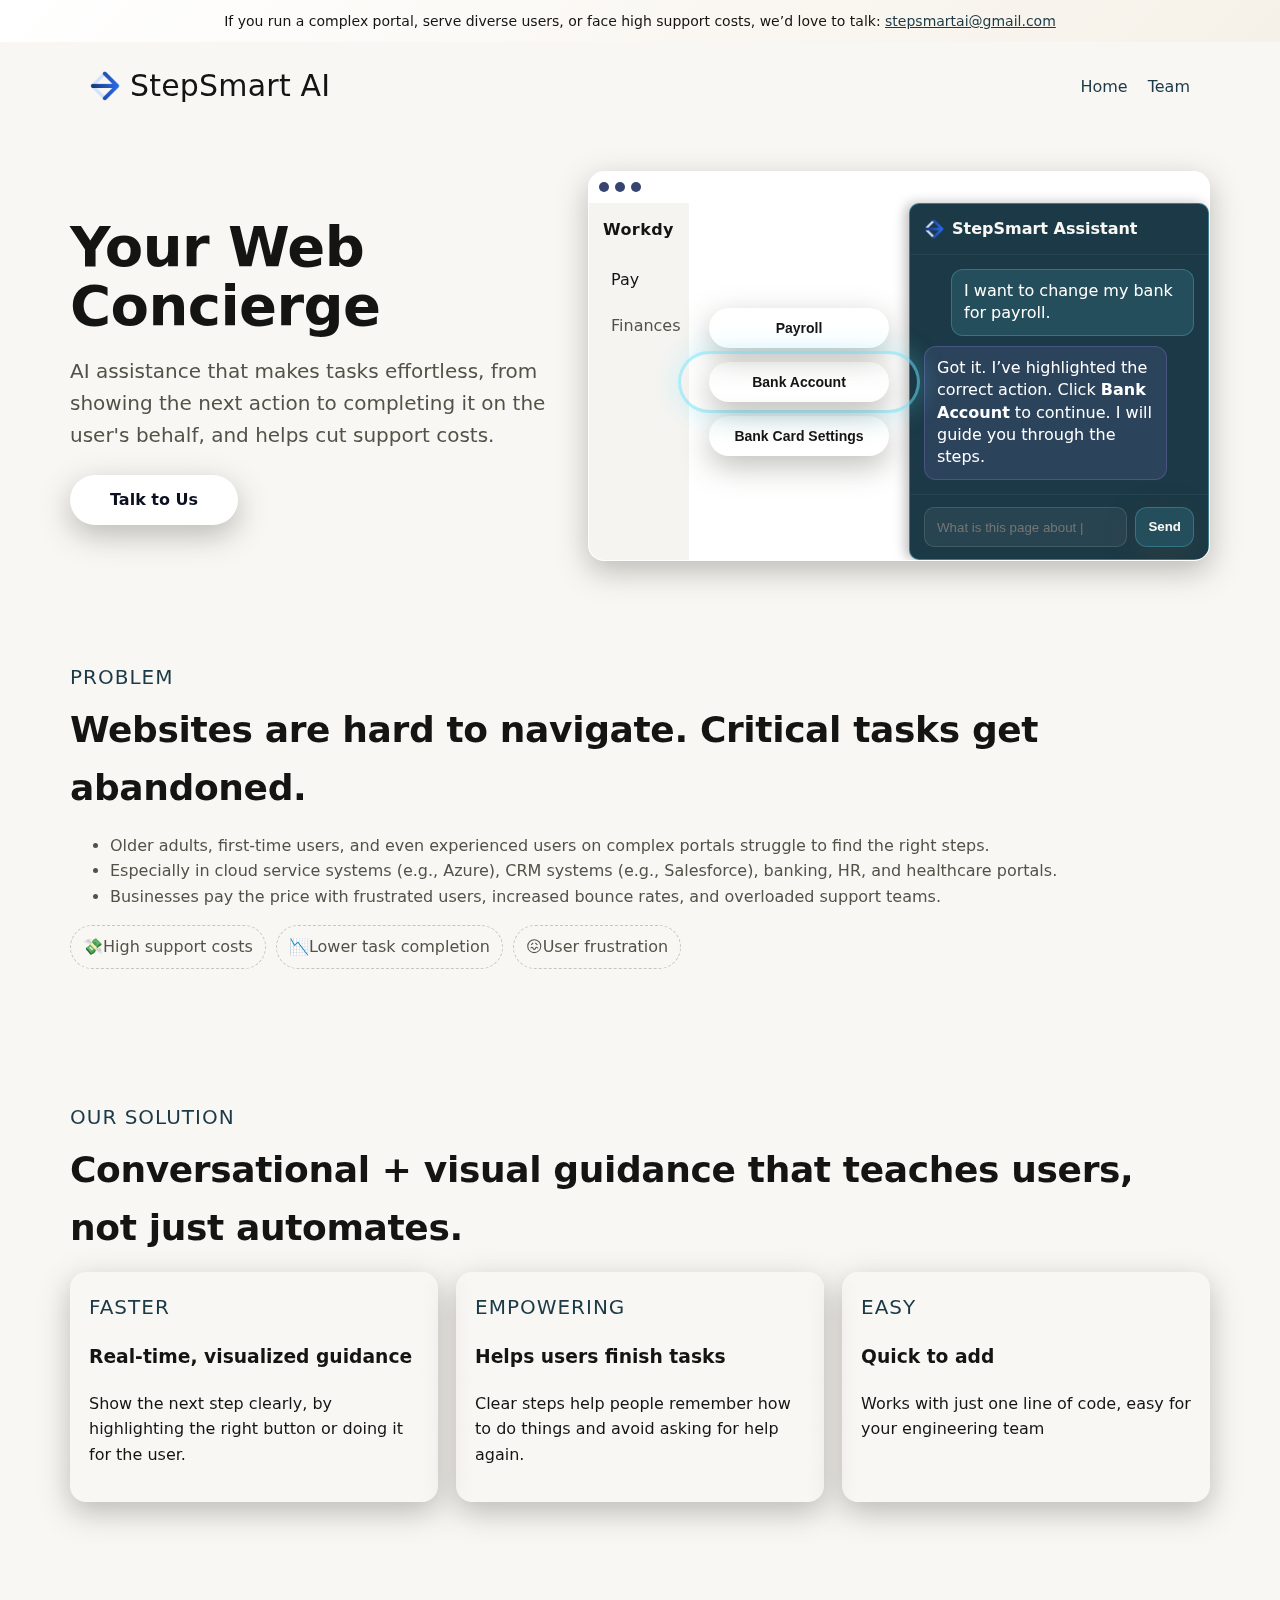
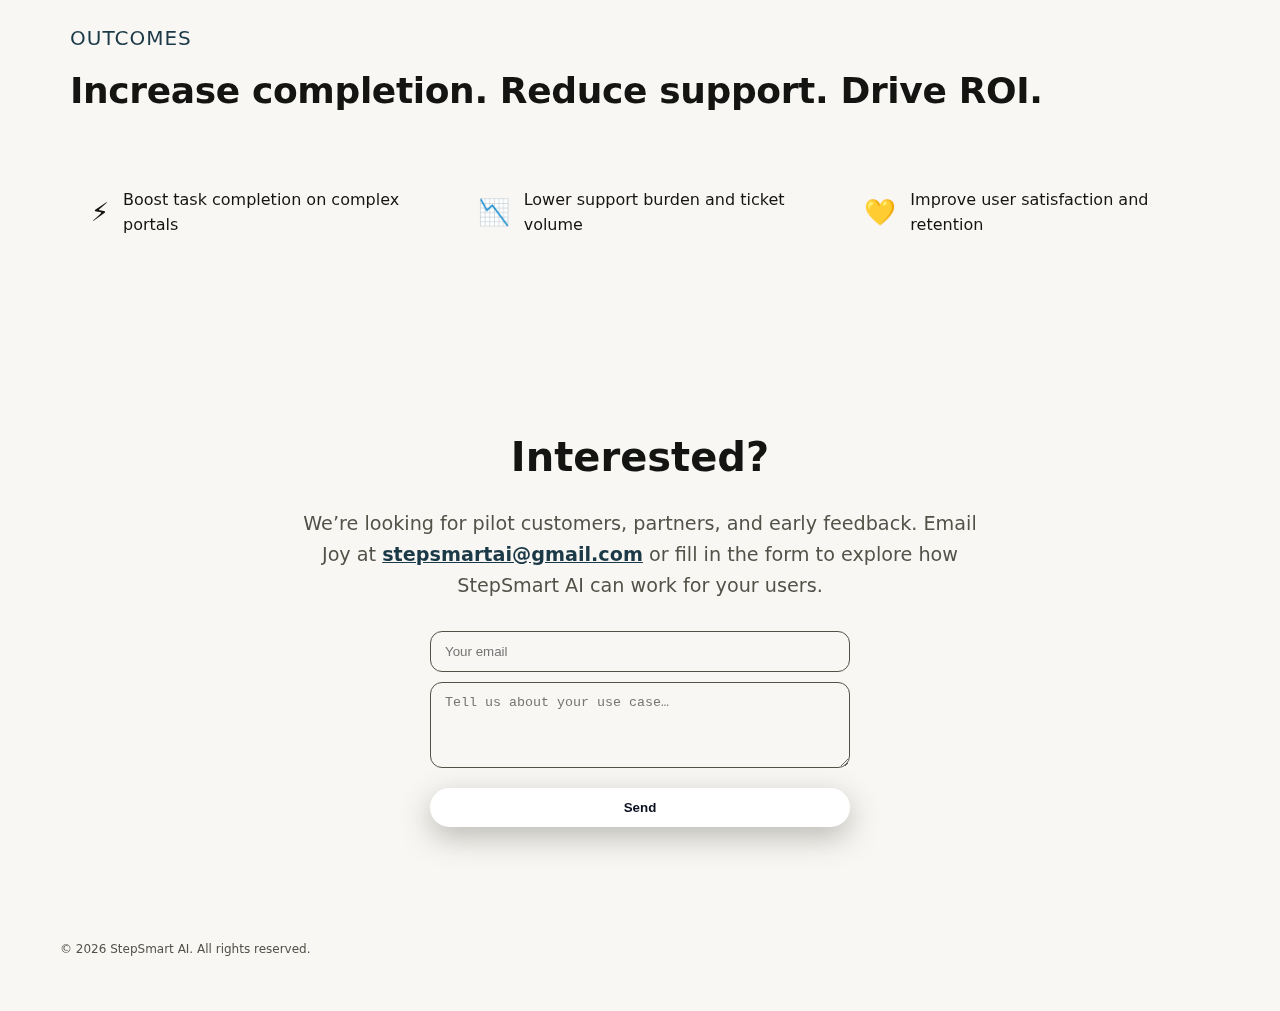
<file: index.html>
<!doctype html>
<html lang="en">
<head>
  <meta charset="utf-8" />
  <meta name="viewport" content="width=device-width, initial-scale=1" />
  <title>StepSmart AI — GPS for completing web tasks</title>
  <meta name="description" content="StepSmart AI is a conversational + visual guide that highlights the UI step by step so users complete tasks on complex websites." />
  <link rel="icon" href="/favicon.ico" />
  <link rel="stylesheet" href="styles_light.css">
  <meta property="og:title" content="StepSmart AI — GPS for the Web" />
  <meta property="og:description" content="A conversational + visual chatbot that guides users through complex web tasks, step by step." />
  <meta property="og:type" content="website" />
  <meta name="theme-color" content="#0b1020" />
  <script>
    // Simple email capture (replace with your backend, Netlify Forms, or Formspree)
    function handleSignup(e){
      e.preventDefault();
      const f=e.target, email=f.email.value.trim(), msg=f.querySelector('[data-msg]');
      if(!/^[^\s@]+@[^\s@]+\.[^\s@]+$/.test(email)){ msg.textContent='Please enter a valid email.'; msg.className='note error'; return;}
      msg.textContent='Thanks! We’ll be in touch soon.'; msg.className='note success'; f.reset();
    }
  </script>
  <script type="application/ld+json">
  {
    "@context":"https://schema.org",
    "@type":"Organization",
    "name":"StepSmart AI",
    "url":"https://www.stepsmart.ai/",
    "sameAs":[]
  }
  </script>
</head>
<body>
<header class="site-header">
    <div class="topbar">If you run a complex portal, serve diverse users, or face high support costs, we’d love to talk: <a href="mailto:stepsmartai@gmail.com">stepsmartai@gmail.com</a></div>
    <div class="container nav">
        <a href="index.html" class="brand">
        <img src="logo.png" alt="StepSmart AI logo" width="30" height="auto">
        <span class="brand-name">StepSmart AI</span>
        </a>
        <nav class="navlinks">
        <!-- <a href="#product">Product</a>
        <a href="#how">How it works</a>
        <a href="#benefits">Benefits</a> -->
        <a href="index.html">Home</a>
        <a href="team.html">Team</a>
        <!-- <a class="btn btn-primary" href="#signup">Get early access</a> -->
        </nav>
    </div>
</header>

  <main class="main-content">
    <!-- Hero -->
    <section class="hero" id="product">
      <div class="container hero-grid">
        <div>
            <h1>Your Web Concierge</h1>
            <p class="sub">
                AI assistance that makes tasks effortless, from showing the next action to completing it on the user's behalf, and helps cut support costs.
            </p>
          <div class="hero-actions">
            <a class="btn btn-primary" href="#contact"> Talk to Us </a>
            <!-- <a class="btn btn-ghost" href="#how">See how it works</a> -->
          </div>
        </div>

        
        <div>
        <div class="mock app-mock" aria-label="Product mockup with app UI and chatbot">
            <div class="mock-topbar" aria-hidden="true"><span></span><span></span><span></span></div>

            <div class="workapp">
            <!-- App sidebar -->
            <aside class="app-sidebar" aria-label="Workdy navigation">
                <div class="app-logo">Workdy</div>
                <nav>
                <!-- <a class="nav-item" href="#">Home</a> -->
                <a class="nav-item active" href="#">Pay</a>
                <a class="nav-item" href="#">Finances</a>
                <!-- <a class="nav-item" href="#">Settings</a> -->
                </nav>
            </aside>

            <!-- Main area with highlight -->
            <main class="app-main">
            <div class="button-list">
                <!-- Confusing button above -->
                <button class="btn action-btn">Payroll</button>

                <!-- Highlighted button -->
                <div class="highlight-wrap">
                <button class="btn action-btn highlight-target" aria-describedby="hl-desc">
                    Bank Account
                </button>
                <div id="hl-desc" class="sr-only">
                    StepSmart highlights the correct action button.
                </div>
                <span class="highlight-ring" aria-hidden="true"></span>
                </div>

                <!-- Confusing button below -->
                <button class="btn action-btn">Bank Card Settings</button>
            </div>
            </main>


            <!-- Chatbot panel -->
            <aside class="chat-panel" aria-label="StepSmart chat assistant">
                <div class="chat-header">
                    <img src="logo.png" alt="StepSmart AI logo" width="20" height="auto">
                    StepSmart Assistant
                </div>
                <div class="chat-body">
                <div class="msg user">I want to change my bank for payroll.</div>
                <div class="msg bot">
                    Got it. I’ve highlighted the correct action. Click
                    <strong>Bank Account</strong> to continue. I will guide you through the steps.
                </div>
                </div>
                <div class="chat-input">
                <input type="text" placeholder="What is this page about |" aria-label="Message StepSmart" />
                <button class="btn msg user">Send</button>
                </div>
            </aside>
            </div>
        </div>
        </div>


      </div>
    </section>

    <!-- Problem -->
    <section class="section" id="problem">
      <div class="container">
        <div class="kicker">Problem</div>
        <h2>Websites are hard to navigate. Critical tasks get abandoned.</h2>
        <ul class="muted">
          <li>Older adults, first-time users, and even experienced users on complex portals struggle to find the right steps.</li>
          <li>Especially in cloud service systems (e.g., Azure), CRM systems (e.g., Salesforce), banking, HR, and healthcare portals.</li>
          <li>Businesses pay the price with frustrated users, increased bounce rates, and overloaded support teams.</li>
        </ul>
        <div class="pill-grid">
          <span class="pill">💸High support costs</span>
          <span class="pill">📉Lower task completion</span>
          <span class="pill">😖User frustration</span>
        </div>
      </div>
    </section>

    <!-- Solution / Why different -->
    <section class="section" id="benefits">
      <div class="container">
        <div class="kicker">Our solution</div>
        <h2>Conversational + visual guidance that teaches users, not just automates.</h2>
        <div class="feature-grid">
            <div class="card">
            <div class="kicker">Faster</div>
            <h3>Real-time, visualized guidance</h3>
            <p>Show the next step clearly, by highlighting the right button or doing it for the user.</p>
            </div>

            <div class="card">
            <div class="kicker">Empowering</div>
            <h3>Helps users finish tasks</h3>
            <p>Clear steps help people remember how to do things and avoid asking for help again.</p>
            </div>

            <div class="card">
            <div class="kicker">Easy</div>
            <h3>Quick to add</h3>
            <p>Works with just one line of code, easy for your engineering team</p>
            </div>
        </div>
      </div>
    </section>

    <!-- How it works -->
    <!-- <section class="section" id="how">
      <div class="container">
        <div class="kicker">How it works</div>
        <h2>From goal → step-by-step completion</h2>
        <div class="steps-grid">
          <div class="step-item card">
            <div class="badge">1</div>
            <div>
              <h3>Understand the goal</h3>
              <p>User tells StepSmart what they’re trying to do (e.g., “Add my bank for payroll”).</p>
            </div>
          </div>
          <div class="step-item card">
            <div class="badge">2</div>
            <div>
              <h3>Highlight the UI</h3>
              <p>We overlay on the page and visually call out what to click, type, or check.</p>
            </div>
          </div>
          <div class="step-item card">
            <div class="badge">3</div>
            <div>
              <h3>Guide to complete</h3>
              <p>Conversational hints + confirmations reduce confusion and keep users progressing.</p>
            </div>
          </div>
        </div>
      </div>
    </section> -->

    <!-- Outcomes for business -->
    <section class="section outcomes" id="roi">
    <div class="container">
        <div class="kicker">Outcomes</div>
        <h2>Increase completion. Reduce support. Drive ROI.</h2>
        <div class="benefits-grid">
        <div class="benefit-card">
            <span class="benefit-icon">⚡</span>
            <p>Boost task completion on complex portals</p>
        </div>
        <div class="benefit-card">
            <span class="benefit-icon">📉</span>
            <p>Lower support burden and ticket volume</p>
        </div>
        <div class="benefit-card">
            <span class="benefit-icon">💛</span>
            <p>Improve user satisfaction and retention</p>
        </div>
        </div>
    </div>
    </section>


    <!-- CTA -->
    <section class="cta-block" id="contact">
      <div class="container cta-grid">
        <div>
          <h3>Interested?</h3>
          <p class="muted">
            We’re looking for pilot customers, partners, and early feedback.
            Email Joy at <a href="mailto:stepsmartai@gmail.com">stepsmartai@gmail.com</a> or fill in the form to explore how StepSmart AI can work for your users.</p>
        </div>
      </div>
        <form name="contact" method="POST" data-netlify="true" netlify-honeypot="bot-field" action="/thanks.html" class="signup-form">
            <!-- Required hidden input so Netlify knows the form name -->
            <input type="hidden" name="form-name" value="contact">
            <!-- Honeypot field (hidden from humans) -->
            <p style="display:none;">
                <label>Don’t fill this out: <input name="bot-field" /></label>
            </p>

            <input type="email" name="email" placeholder="Your email" required>
            <textarea name="message" rows="4" placeholder="Tell us about your use case…" required></textarea>
            <!-- (Optional) reCAPTCHA v2 widget -->
            <div data-netlify-recaptcha="true"></div>

            <button class="btn btn-primary" type="submit">Send</button>
        </form>
    </section>

    <!-- Early access -->
    <!-- <section class="cta-block" id="signup">
      <div class="container cta-grid">
        <div>
          <h3>Get early access</h3>
          <p class="muted">Email Joy at <a href="mailto:stepsmartai@gmail.com">stepsmartai@gmail.com</a> to be our pilot partners and collaborators.</p>
        </div>
        <form onsubmit="handleSignup(event)" class="signup-form">
          <input type="email" name="email" placeholder="you@company.com" aria-label="Email" required />
          <button class="btn btn-primary" type="submit">Request access</button>
          <div class="note" data-msg></div>
        </form>
      </div>
    </section> -->
  </main>

  <footer class="site-footer">
    <div class="container footgrid">
      <p class="tiny">© <span id="year"></span> StepSmart AI. All rights reserved.</p>
    </div>
    <script>document.getElementById('year').textContent=new Date().getFullYear()</script>
  </footer>
</body>
</html>
</file>
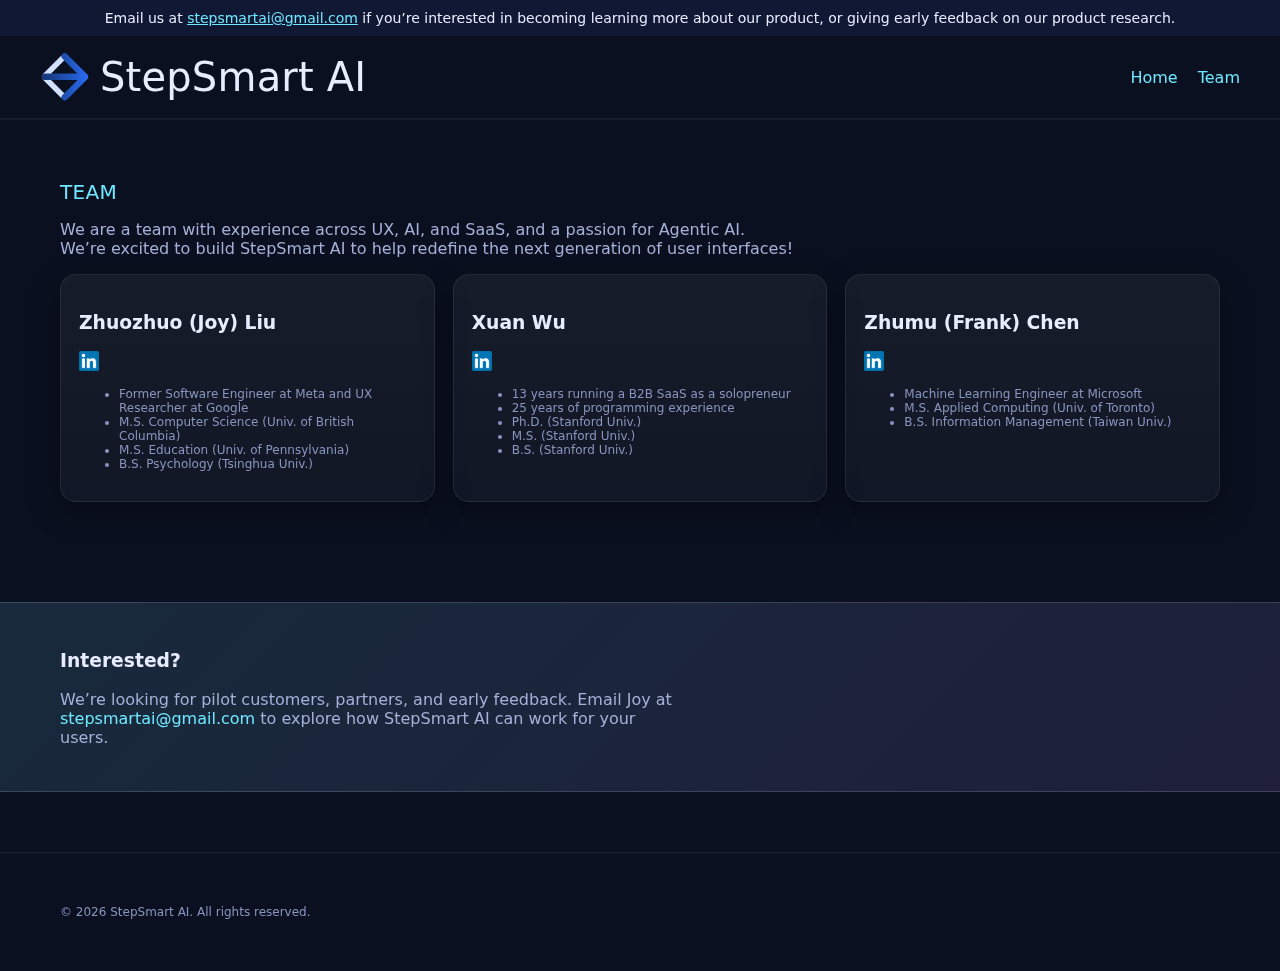
<file: team.html>
<!doctype html>
<html lang="en">
<head>
  <meta charset="utf-8" />
  <meta name="viewport" content="width=device-width, initial-scale=1" />
  <title>Team — StepSmart AI</title>
  <meta name="description" content="Meet the StepSmart AI team and advisors." />
  <link rel="icon" href="/favicon.ico" />
  <link rel="stylesheet" href="styles.css" />
</head>
<body>
  <header class="site-header">
    <header class="site-header">
        <div class="topbar">Email us at <a href="mailto:stepsmartai@gmail.com">stepsmartai@gmail.com</a> 
    if you’re interested in becoming learning more about our product, 
    or giving early feedback on our product research.</div>

        <div class="container nav">
            <a href="index.html" class="brand">
            <img src="logo.png" alt="StepSmart AI logo" width="50" height="auto">
            <span class="brand-name">StepSmart AI</span>
            </a>
            <nav class="navlinks">
            <!-- <a href="#product">Product</a>
            <a href="#how">How it works</a>
            <a href="#benefits">Benefits</a> -->
            <a href="index.html">Home</a>
            <a href="team.html">Team</a>
            <!-- <a class="btn btn-primary" href="#signup">Get early access</a> -->
            </nav>
        </div>
    </header>
  </header>

  <main>
    <section class="section">
      <div class="container">
        <div class="kicker">Team</div>
        <!-- <h1>We’re building GPS for the Web</h1> -->
        <p class="muted">
        We are a team with experience across UX, AI, and SaaS, and a passion for Agentic AI. 
        <br> 
        We’re excited to build StepSmart AI to help redefine the next generation of user interfaces!
        </p>
        <div class="people-grid">
<article class="person card">
  <div class="person-header">
    <h3>Zhuozhuo (Joy) Liu</h3>
    <a href="https://www.linkedin.com/in/zhuozhuo/" target="_blank" rel="noopener noreferrer">
      <img src="linkedin-icon.png" alt="LinkedIn" width="20" height="20">
    </a>
  </div>
  <ul class="tiny">
    <li>Former Software Engineer at Meta and UX Researcher at Google</li>
    <li>M.S. Computer Science (Univ. of British Columbia)</li>
    <li>M.S. Education (Univ. of Pennsylvania)</li>
    <li>B.S. Psychology (Tsinghua Univ.)</li>
  </ul>
</article>

<article class="person card">
  <div class="person-header">
    <h3>Xuan Wu</h3>
    <a href="https://www.linkedin.com/in/xuan-wu/" target="_blank" rel="noopener noreferrer">
      <img src="linkedin-icon.png" alt="LinkedIn" width="20" height="20">
    </a>
  </div>
  <ul class="tiny">
    <li>13 years running a B2B SaaS as a solopreneur</li>
    <li>25 years of programming experience</li>
    <li>Ph.D. (Stanford Univ.)</li>
    <li>M.S. (Stanford Univ.)</li>
    <li>B.S. (Stanford Univ.)</li>
  </ul>
</article>

<article class="person card">
  <div class="person-header">
    <h3>Zhumu (Frank) Chen</h3>
    <a href="https://www.linkedin.com/in/franklyn-chen/" target="_blank" rel="noopener noreferrer">
      <img src="linkedin-icon.png" alt="LinkedIn" width="20" height="20">
    </a>
  </div>
  <ul class="tiny">
    <li>Machine Learning Engineer at Microsoft</li>
    <li>M.S. Applied Computing (Univ. of Toronto)</li>
    <li>B.S. Information Management (Taiwan Univ.)</li>
  </ul>
</article>



          <!-- <article class="person card">
            <h3>Jonath Sujan — (TBD)</h3>
            <p class="tiny">
              M.Eng. Biomedical Engineering (UBC). Business Operations Manager at BC Children’s Hospital Research Institute; Senior Software Architect at Seelogics Inc.
              Part-time; focus on engineering, ML/AI, and operations. :contentReference[oaicite:6]{index=6}
            </p>
          </article> -->
        </div>
      </div>
    </section>

    <!-- CTA -->
    <section class="cta-block" id="contact">
      <div class="container cta-grid">
        <div>
          <h3>Interested?</h3>
          <p class="muted">
            We’re looking for pilot customers, partners, and early feedback.
            Email Joy at <a href="mailto:stepsmartai@gmail.com">stepsmartai@gmail.com</a> to explore how StepSmart AI can work for your users.</p>
        </div>
      </div>
    </section>
  </main>

  <footer class="site-footer">
    <div class="container footgrid">
      <p class="tiny">© <span id="year"></span> StepSmart AI. All rights reserved.</p>
    </div>
    <script>document.getElementById('year').textContent=new Date().getFullYear()</script>
  </footer>
</body>
</html>
</file>
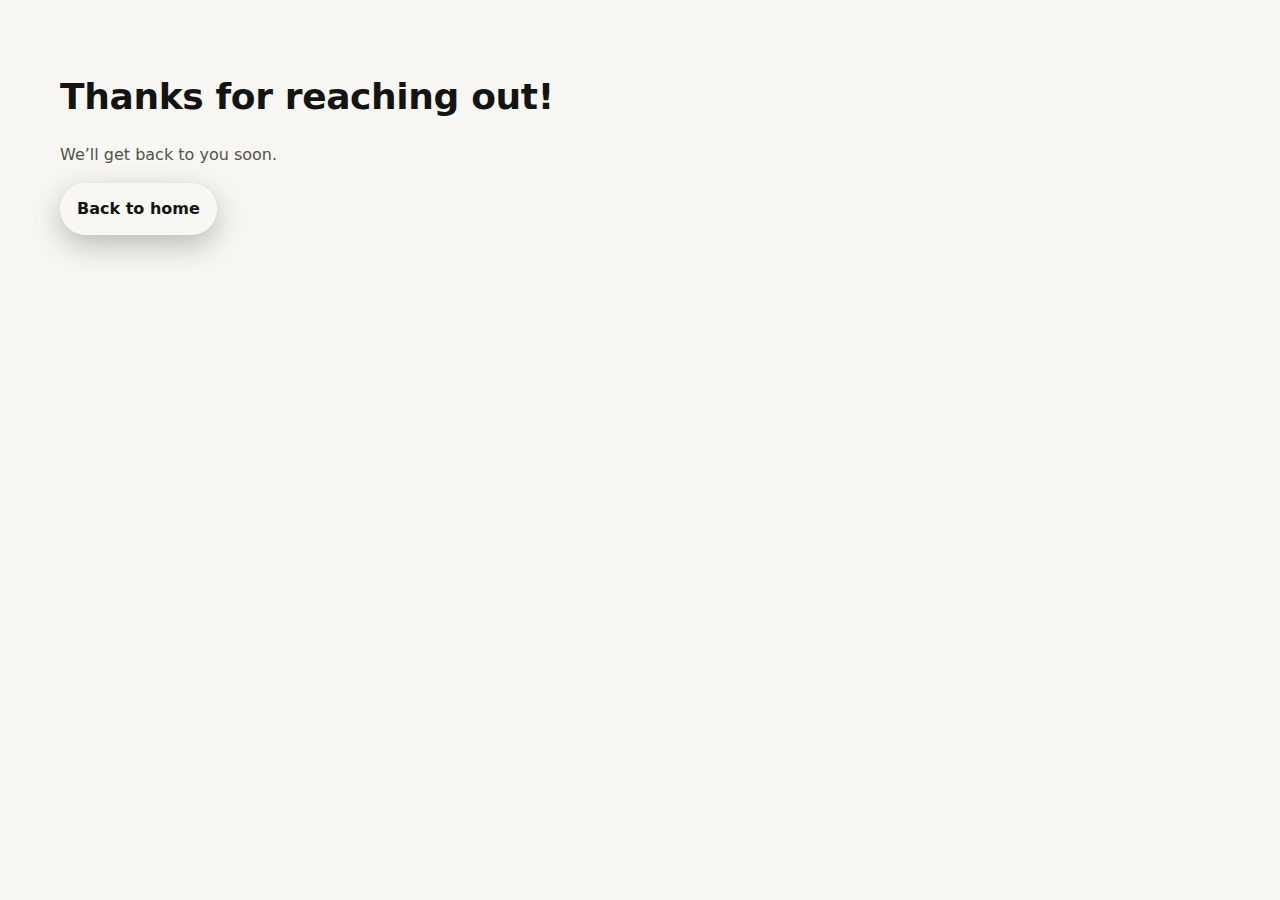
<file: thanks.html>
<!doctype html>
<html lang="en"><meta charset="utf-8">
<title>Thanks</title>
<link rel="stylesheet" href="/styles_light.css">
<body class="section">
  <div class="container">
    <h2>Thanks for reaching out!</h2>
    <p class="muted">We’ll get back to you soon.</p>
    <p><a class="btn" href="/">Back to home</a></p>
  </div>
</body></html>
</file>
<file: styles_light.css>
/* =========================
   Design Tokens
========================= */
:root {
  --bg: #f8f7f4; /* soft warm cream */
  --bg-elev: linear-gradient(135deg, #ffffff, #f6f1e8);
  --surface-1: #ffffff; /* pure white cards */
  --surface-2: #f5f4f1; /* slightly darker cream panels */

  --primary: #1b3946;
  --accent: #cbcadb;  /* muted purple accent */
  --accent: rgb(110, 231, 255);
  --text: #141413;    /* dark neutral text */
  --text-on-dark: #f8f7f4; /* light text for dark backgrounds */
  --muted: #525248;   /* cool gray for secondary text */

  --radius: 16px;
  --shadow: 0 10px 30px rgba(75, 73, 59, 0.35);
  --maxw: 1200px;

  --font-heading: "IBM Plex Sans", "Inter", system-ui, sans-serif;
  /* --font-body: "Merriweather", Georgia, serif; */
  --font-body: "IBM Plex Sans", "Inter", system-ui, sans-serif;
}

/* =========================
   Base / Reset
========================= */
* { box-sizing: border-box; }
html, body {
  margin: 0;
  padding: 0;
  background: var(--bg);
  color: var(--text);
  font-family: var(--font-body);
  font-weight: 400;
  line-height: 1.6;
}
h1 { font-size: clamp(36px, 5vw, 56px); line-height: 1.05; margin: 10px 0 16px; font-family: var(--font-heading);
  font-weight: 600;
  letter-spacing: -0.01em; }
h2 { font-size: clamp(26px, 3.8vw, 36px); margin: 8px 0 16px; font-family: var(--font-heading);
  font-weight: 600;
  letter-spacing: -0.01em;}
a { color: var(--primary); text-decoration: none; }
a:hover { text-decoration: underline; }
.tiny { font-size: 12px; }
.muted { color: var(--muted); }

.container.nav {padding: 20px 50px;}
.main-content {padding: 0px 50px;}

/* =========================
   Buttons & Links
========================= */
.btn {
  display: inline-flex;
  align-items: center;  /* vertical center */
  justify-content: center; /* horizontal center */
  gap: 8px;
  border-radius: 999px;
  padding: 12px 16px;
  font-weight: 700;
  border: 1px solid rgba(255, 255, 255, .12);
  background: transparent;
  color: var(--text);
  box-shadow: var(--shadow);
}
.btn:hover { transform: translateY(-1px); }
.btn-primary {
  border: none;
  background: #ffffff;
  color: #0b1020;
  padding: 12px 40px;
}
.btn-ghost { background: transparent; }

/* =========================
   Layout & Header
========================= */
.container { max-width: var(--maxw); margin: 0 auto; padding: 0 20px; }

.site-header {
  position: sticky; top: 0; z-index: 50;
  backdrop-filter: saturate(1.2) blur(3px);
  /* background: rgba(11,16,32,.6); */
  border-bottom: 1px solid rgba(255,255,255,.06);
}
.topbar {
  text-align: center;
  background: var(--bg-elev);
  color: var(--text);
  padding: 10px;
  font-size: 14px;
}
.topbar a { color: var(--primary); text-decoration: underline; }
.topbar a:hover { text-decoration: none; }

.nav { display: flex; align-items: center; justify-content: space-between; padding: 16px 0; }
.navlinks { display: flex; gap: 20px; align-items: center; }

.brand {
  display: flex; align-items: center; gap: 10px;
  font-weight: 200; letter-spacing: .2px; font-size: 30px;
}
.logo {
  width: 36px; height: 36px;
  display: grid; place-items: center;
  border-radius: 10px;
  background: linear-gradient(135deg, var(--primary), var(--accent));
  box-shadow: var(--shadow);
}
.brand-name { color: var(--text); }

/* =========================
   Hero
========================= */
.hero { position: relative; padding: 40px 0; }
.hero-grid { display: grid; grid-template-columns: 1.2fr 1fr; gap: 40px; align-items: center; }
.sub { color: var(--muted); font-size: clamp(16px, 2.2vw, 20px); max-width: 680px; }
.hero-actions { display: flex; gap: 12px; margin-top: 24px; flex-wrap: wrap; }

/* =========================
   Generic Cards / Sections
========================= */
.section { padding: 60px 0; }
.kicker { color: var(--primary); font-weight: 200; font-size: 20px; letter-spacing: 1px; text-transform: uppercase; }
.card {
  background: linear-gradient(180deg, rgba(255,255,255,.05), rgba(255,255,255,.03));
  border: 1px solid rgba(255,255,255,.08);
  border-radius: var(--radius);
  padding: 18px;
  box-shadow: var(--shadow);
}
.feature-grid { display: grid; grid-template-columns: repeat(3, 1fr); gap: 18px; }
.steps-grid { display: grid; grid-template-columns: repeat(3, 1fr); gap: 18px; }
.step-item { display: flex; gap: 14px; align-items: flex-start; }
.badge {
  width: 32px; height: 32px; border-radius: 8px; display: grid; place-items: center;
  background: linear-gradient(135deg, var(--primary), var(--accent)); color: #0b1020; font-weight: 800;
}
.pill-grid { display: flex; gap: 10px; flex-wrap: wrap; margin: 12px 0; }
.pill { border: 1px dashed rgba(0,0,0,.2); border-radius: 999px; padding: 8px 12px; color: var(--muted); }
.benefit-list { display: grid; gap: 8px; margin: 0; padding-left: 18px; }
.provenance { margin-top: 8px; font-size: 12px; color: #8aa0ff; opacity: .9; }

.benefits-grid {
  display: grid;
  grid-template-columns: repeat(auto-fit, minmax(240px, 1fr));
  gap: 20px;
  margin-top: 30px;
}

.benefit-card {
  background: linear-gradient(180deg, rgba(255,255,255,.05), rgba(255,255,255,.03));
  border: 1px solid rgba(255,255,255,.08);
  border-radius: var(--radius);
  padding: 20px;
  display: flex;
  align-items: center;
  gap: 14px;
  transition: transform 0.2s ease;
}

.benefit-card:hover {
  transform: translateY(-4px);
}

.benefit-icon {
  font-size: 1.6rem;
}


/* =========================
   CTA Block (single, prominent)
========================= */
.cta-block {
  margin: 40px 0 60px;
  text-align: center;
}
.cta-grid {
  display: flex; justify-content: center; align-items: center;
  padding: 10px;
}
.cta-block h3 { font-size: 2.5rem; margin-bottom: 20px; }
.cta-block p { font-size: 1.2rem; max-width: 700px; margin: 0 auto; }
.cta-block a { color: var(--primary); font-weight: 700; text-decoration: underline; }

.signup-form { display: flex; gap: 10px; }
input[type="email"] {
  flex: 1; padding: 12px 14px; border-radius: 12px;
  border: 1px solid rgba(255,255,255,.2);
  background: rgba(255,255,255,.06); color: var(--text);
}
.note { font-size: 12px; margin-top: 8px; color: #9aa6d1; }
.note.success { color: #22c55e; }
.note.error { color: #ef4444; }

.signup-form { display:flex; flex-direction:column; gap:10px; max-width:420px; margin:20px auto 0; }
.signup-form textarea, .signup-form input { padding:12px 14px; border-radius:12px; border:1px solid var(--muted); background:rgba(255,255,255,.06); color:var(--text); }


/* =========================
   Footer
========================= */
.site-footer { padding: 40px 0; border-top: 1px solid rgba(255,255,255,.08); color: var(--muted); }
.footgrid { display: grid; gap: 18px; }
.brand-row { display: flex; gap: 10px; align-items: center; }
.footer-links { display: flex; gap: 16px; flex-wrap: wrap; }

/* =========================
   Team
========================= */
.people-grid { display: grid; grid-template-columns: repeat(3, 1fr); gap: 18px; margin-top: 16px; }
.note-block { margin-top: 16px; }
.person.card ul.tiny { padding: 18px; margin: 0; }
.person.card ul.tiny li { margin-bottom: 4px; font-size: .9rem; line-height: 1.4; }
.person-header { display: flex; justify-content: space-between; align-items: center; }
.person-header h3 { margin: 0; }
.person-header a img { display: block; }

/* =========================
   Mock / App Demo
========================= */
.mock {
  border-radius: var(--radius);
  background: var(--surface-1);
  border: 1px solid rgba(255,255,255,.06);
  overflow: hidden;
  box-shadow: var(--shadow);
}
.mock-topbar {
  display: flex; gap: 6px; padding: 10px;
  background: linear-gradient(180deg, rgba(255,255,255,.06), transparent);
  border-bottom: 1px solid rgba(255,255,255,.06);
}
.mock-topbar span {
  width: 10px; height: 10px; border-radius: 50%;
  background: #37446f; display: inline-block;
}

.app-mock { padding: 0; }
.workapp { display: grid; grid-template-columns: 100px 1fr 300px; min-height: 320px; }

.app-sidebar { background: var(--surface-2); padding: 14px; }
.app-logo { font-weight: 800; margin-bottom: 14px; letter-spacing: .4px; }
.nav-item { display: block; padding: 10px 8px; border-radius: 8px; color: var(--muted); text-decoration: none; }
.nav-item.active, .nav-item:hover { background: rgba(255,255,255,.06); color: var(--text); }

.app-main { background: var(--surface-1); display: flex; align-items: center; justify-content: center; }
.action-btn {
  border: none; font-size: 14px;
  background: rgba(255,255,255,.08);
  padding: 12px 18px; border-radius: 999px;
  margin: 0 20px;
}
.button-list { display: flex; flex-direction: column; gap: 14px; align-items: center; }
.button-list .action-btn { min-width: 180px; text-align: center; }

/* Chat panel */
.chat-panel {
  display: flex; flex-direction: column;
  background: var(--primary);
  box-shadow: -4px 0 12px rgba(0,0,0,.25);
  border: 1px solid rgba(110,231,255,.4);
  border-radius: 10px;
}
.chat-header {
  display: flex; align-items: center; gap: 8px;
  padding: 12px 14px;
  border-bottom: 1px solid rgba(255,255,255,.06);
  font-weight: 700; color: var(--text-on-dark);
}
.chat-body { flex: 1; padding: 14px; display: grid; gap: 10px; overflow: auto; color: #fff; }
.msg { max-width: 90%; padding: 10px 12px; border-radius: 12px; line-height: 1.4; }
.msg.user { margin-left: auto; background: rgba(110,231,255,.12); border: 1px solid rgba(110,231,255,.25); }
.msg.user.btn { color: var(--bg); }
.msg.bot  { background: rgba(167,139,250,.12); border: 1px solid rgba(167,139,250,.25); }
.chat-input { display: flex; gap: 8px; padding: 12px 14px; border-top: 1px solid rgba(255,255,255,.06); }
.chat-input input {
  flex: 1; padding: 10px 12px; border-radius: 10px;
  border: 1px solid rgba(255,255,255,.12);
  background: rgba(255,255,255,.06); color: var(--text);
}

/* Highlight effect */
.highlight-wrap { position: relative; display: inline-block; }
.highlight-target { position: relative; z-index: 2; }
.highlight-ring {
  position: absolute; inset: -8px; border-radius: 999px;
  box-shadow: 0 0 0 3px rgba(110,231,255,.45), 0 0 24px 6px rgba(110,231,255,.25);
  animation: pulse 1.6s ease-in-out infinite;
}
@keyframes pulse {
  0%, 100% { opacity: .75; transform: scale(1); }
  50% { opacity: 1; transform: scale(1.04); }
}

/* =========================
   Accessibility Helpers
========================= */
.sr-only {
  position: absolute; width: 1px; height: 1px; padding: 0; margin: -1px;
  overflow: hidden; clip: rect(0,0,0,0); white-space: nowrap; border: 0;
}

/* =========================
   Responsive
========================= */
@media (max-width: 960px) {
  .hero-grid,
  .cta-grid,
  .feature-grid,
  .steps-grid,
  .people-grid { grid-template-columns: 1fr; }

  .workapp { grid-template-columns: 1fr; }
  .chat-panel { border-top: 1px solid rgba(255,255,255,.06); }
}

@media (max-width: 640px) {
  .navlinks { display: flex; } /* or just delete the whole rule */
}
</file>
<file: styles.css>
/* ===== Design tokens ===== */
:root{
  --bg:#0b1020;
  --bg-elev:#111834;
  --primary:#6ee7ff;
  --accent:#a78bfa;
  --text:#e8ecff;
  --muted:#a6b0d8;
  --radius:16px;
  --shadow:0 10px 30px rgba(0,0,0,.35);
  --maxw:1200px;
}

*{box-sizing:border-box}
html,body{margin:0;padding:0;background:var(--bg);color:var(--text);font-family:system-ui,-apple-system,Segoe UI,Inter,Roboto,Ubuntu,Cantarell,Noto Sans,Helvetica,Arial}

/* Links & buttons */
a{color:var(--primary);text-decoration:none}
a:hover{text-decoration:underline}
.btn{display:inline-flex;gap:8px;align-items:center;border-radius:999px;padding:12px 16px;font-weight:700;border:1px solid rgba(255,255,255,.12);background:transparent;color:var(--text);box-shadow:var(--shadow)}
.btn:hover{transform:translateY(-1px)}
.btn-primary{background:linear-gradient(135deg,var(--primary),var(--accent));color:#0b1020;border:none}
.btn-ghost{background:transparent}

/* Layout */
.container{max-width:var(--maxw);margin:0 auto;padding:0 20px}
.site-header{position:sticky;top:0;backdrop-filter:saturate(1.2) blur(8px);background:rgba(11,16,32,.6);border-bottom:1px solid rgba(255,255,255,.06);z-index:50}
.nav{display:flex;align-items:center;justify-content:space-between;padding:16px 0}
.brand{display:flex;align-items:center;gap:10px;font-weight:200;letter-spacing:.2px;font-size: 40px;}
.logo{width:36px;height:36px;display:grid;place-items:center;border-radius:10px;background:linear-gradient(135deg,var(--primary),var(--accent));box-shadow:var(--shadow)}
.brand-name{color:var(--text)}
.navlinks{display:flex;gap:20px;align-items:center}
.topbar {
  text-align: center;
  background: var(--bg-elev);
  color: var(--text);
  padding: 10px;
  font-size: 14px;
}
.topbar a {
  color: var(--primary);
  text-decoration: underline;
}
.topbar a:hover {
  text-decoration: none;
}


.hero{position:relative;padding:80px 0 40px}
.hero-grid{display:grid;grid-template-columns:1.2fr 1fr;gap:40px;align-items:center}
/* .eyebrow{color:var(--primary);font-weight:800;letter-spacing:.3px;text-transform:uppercase;font-size:12px} */
h1{font-size:clamp(36px,5vw,56px);line-height:1.05;margin:10px 0 16px}
.sub{color:var(--muted);font-size:clamp(16px,2.2vw,20px);max-width:680px}
.hero-actions{display:flex;gap:12px;margin-top:24px;flex-wrap:wrap}

.mock{border-radius:var(--radius);background:#0f1733;border:1px solid rgba(255,255,255,.06);overflow:hidden;box-shadow:var(--shadow)}
.mock-topbar{display:flex;gap:6px;padding:10px;background:linear-gradient(180deg,rgba(255,255,255,.06),transparent);border-bottom:1px solid rgba(255,255,255,.06)}
.mock-topbar span{width:10px;height:10px;border-radius:50%;background:#37446f;display:inline-block}
.mock-body{padding:16px;display:grid;gap:12px;background:linear-gradient(180deg,rgba(255,255,255,.03),transparent)}
.stepcard{display:flex;justify-content:space-between;align-items:center;border:1px solid rgba(255,255,255,.08);border-radius:12px;padding:12px 14px;background:linear-gradient(180deg,rgba(255,255,255,.05),rgba(255,255,255,.03))}
.stepnum{width:28px;height:28px;border-radius:8px;display:grid;place-items:center;background:linear-gradient(135deg,var(--primary),var(--accent));color:#0b1020;font-weight:800}
.sparkline{height:120px;background:linear-gradient(180deg,rgba(110,231,255,.09),rgba(167,139,250,.07))}

.section{padding:60px 0}
.kicker{color:var(--primary);font-weight:200;font-size:20px;letter-spacing:.3px;text-transform:uppercase}
h2{font-size:clamp(26px,3.8vw,36px);margin:8px 0 16px}
.muted{color:var(--muted)}
.pill-grid{display:flex;gap:10px;flex-wrap:wrap;margin:12px 0}
.pill{border:1px dashed rgba(255,255,255,.2);border-radius:999px;padding:8px 12px;color:var(--muted)}
.feature-grid{display:grid;grid-template-columns:repeat(3,1fr);gap:18px}
.card{background:linear-gradient(180deg,rgba(255,255,255,.05),rgba(255,255,255,.03));border:1px solid rgba(255,255,255,.08);border-radius:var(--radius);padding:18px;box-shadow:var(--shadow)}
.steps-grid{display:grid;grid-template-columns:repeat(3,1fr);gap:18px}
.step-item{display:flex;gap:14px;align-items:flex-start}
.badge{width:32px;height:32px;border-radius:8px;display:grid;place-items:center;background:linear-gradient(135deg,var(--primary),var(--accent));color:#0b1020;font-weight:800}

.benefit-list{display:grid;gap:8px;margin:0;padding-left:18px}

.cta-block{margin:40px 0 60px;padding:28px 0;background:linear-gradient(135deg,rgba(110,231,255,.12),rgba(167,139,250,.12));border-top:1px solid rgba(255,255,255,.15);border-bottom:1px solid rgba(255,255,255,.15)}
.cta-grid{display:grid;grid-template-columns:1.2fr 1fr;gap:20px;align-items:center}
.signup-form{display:flex;gap:10px}
input[type="email"]{flex:1;padding:12px 14px;border-radius:12px;border:1px solid rgba(255,255,255,.2);background:rgba(255,255,255,.06);color:var(--text)}
.note{font-size:12px;margin-top:8px;color:#9aa6d1}
.note.success{color:#22c55e}
.note.error{color:#ef4444}

.site-footer{padding:40px 0;border-top:1px solid rgba(255,255,255,.08);color:var(--muted)}
.footgrid{display:grid;gap:18px}
.brand-row{display:flex;gap:10px;align-items:center}
.footer-links{display:flex;gap:16px;flex-wrap:wrap}
.tiny{font-size:12px;color:#8994bf}
.provenance{margin-top:8px;font-size:12px;color:#8aa0ff;opacity:.9}

/* Team */
.people-grid{display:grid;grid-template-columns:repeat(3,1fr);gap:18px;margin-top:16px}
.note-block{margin-top:16px}

/* Responsive */
@media (max-width:960px){
  .hero-grid,.cta-grid,.feature-grid,.steps-grid,.people-grid{grid-template-columns:1fr}
}
@media (max-width:640px){
  .navlinks{display:none}
}



/* For the mock */

/* ---- Layout ---- */
.app-mock { padding: 0; }
.workapp { display: grid; grid-template-columns: 100px 200px 300px; min-height: 320px; }

/* Sidebar */
.app-sidebar { background:#0e1533; padding:14px; }
.app-logo { font-weight:800; margin-bottom:14px; letter-spacing:.4px; color: #fff; }
.nav-item { display:block; padding:10px 8px; border-radius:8px; color:var(--muted); text-decoration: none; }
.nav-item.active, .nav-item:hover { background:rgba(255,255,255,.06); color:var(--text); }

/* Main content */
.app-main { background:#0f1733; display: flex; align-items: center; justify-content: center; }
.action-btn { border:none; background:rgba(255,255,255,.08); padding:12px 18px; border-radius:999px; font-size: 14px; color: #fff; }
/* Layout for button column in main area */
.button-list {
  display: flex;
  flex-direction: column;
  gap: 14px;
  align-items: center;
}

.button-list .action-btn {
  min-width: 180px;
  text-align: center;
}

/* Chat panel */
.chat-panel {
  display: flex;
  flex-direction: column;
  background: rgba(25, 33, 70, 0.95); /* slightly lighter & more opaque */
  box-shadow: -4px 0 12px rgba(0, 0, 0, 0.25); /* subtle shadow */
  border: 1px solid rgba(110, 231, 255, 0.4); /* highlight color border */
  border-radius: 10px;
}
.chat-header { display: flex; align-items: center; padding:12px 14px; border-bottom:1px solid rgba(255,255,255,.06); font-weight:700; color: #fff; }
.chat-body { flex:1; padding:14px; display:grid; gap:10px; overflow:auto; color: #fff; }
.msg { max-width: 90%; padding:10px 12px; border-radius:12px; line-height:1.4 }
.msg.user { margin-left:auto; background:rgba(110,231,255,.12); border:1px solid rgba(110,231,255,.25) }
.msg.bot { background:rgba(167,139,250,.12); border:1px solid rgba(167,139,250,.25) }
.chat-input { display:flex; gap:8px; padding:12px 14px; border-top:1px solid rgba(255,255,255,.06) }
.chat-input input { flex:1; padding:10px 12px; border-radius:10px; border:1px solid rgba(255,255,255,.12); background:rgba(255,255,255,.06); color:var(--text) }

/* Highlight animation */
.highlight-wrap { position: relative; display:inline-block; }
.highlight-target { position: relative; z-index: 2; }
.highlight-ring {
  position:absolute; inset:-8px; border-radius:999px;
  box-shadow: 0 0 0 3px rgba(110,231,255,.45), 0 0 24px 6px rgba(110,231,255,.25);
  animation: pulse 1.6s ease-in-out infinite;
}
@keyframes pulse {
  0%, 100% { opacity: .75; transform: scale(1); }
  50%      { opacity: 1; transform: scale(1.04); }
}

/* Accessibility */
.sr-only {
  position:absolute; width:1px; height:1px; padding:0; margin:-1px;
  overflow:hidden; clip:rect(0,0,0,0); white-space:nowrap; border:0;
}

/* Responsive */
@media (max-width: 960px){
  .workapp { grid-template-columns: 1fr; }
  .chat-panel { border-top:1px solid rgba(255,255,255,.06); }
}
</file>
